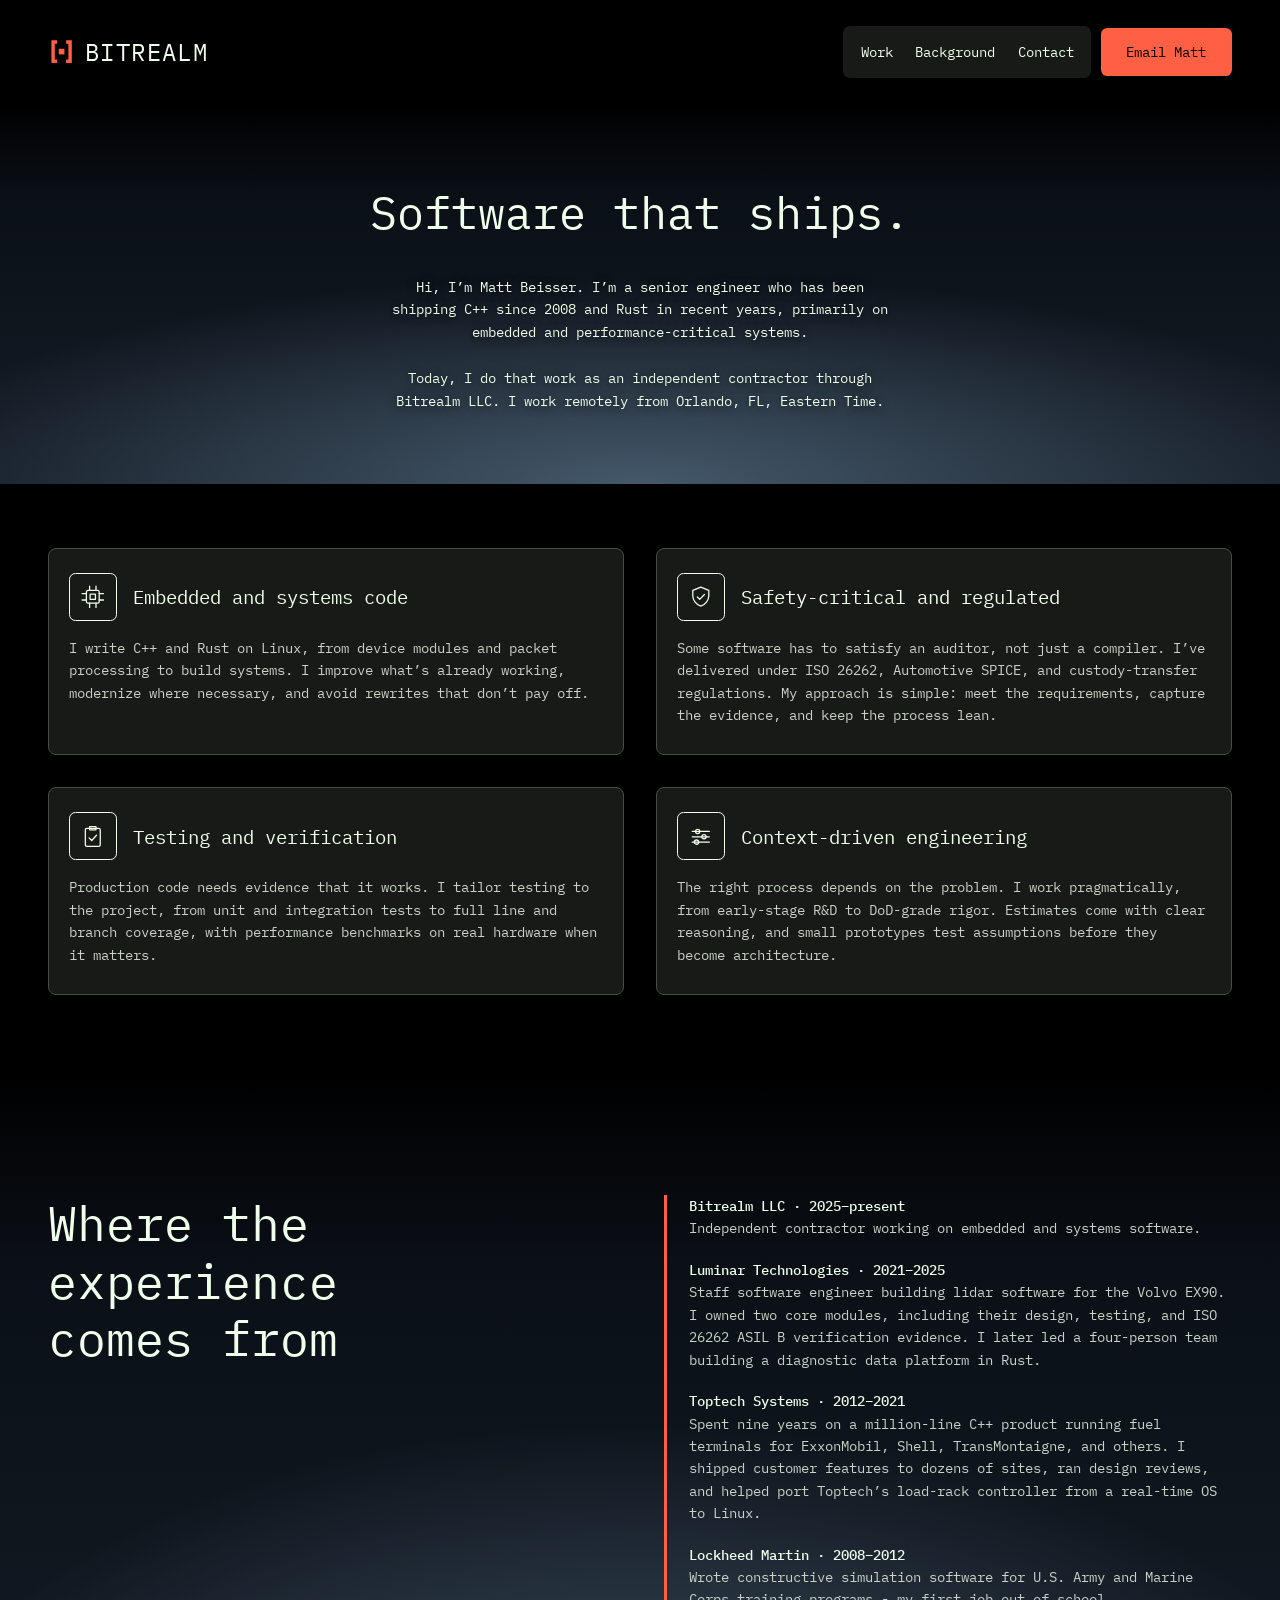
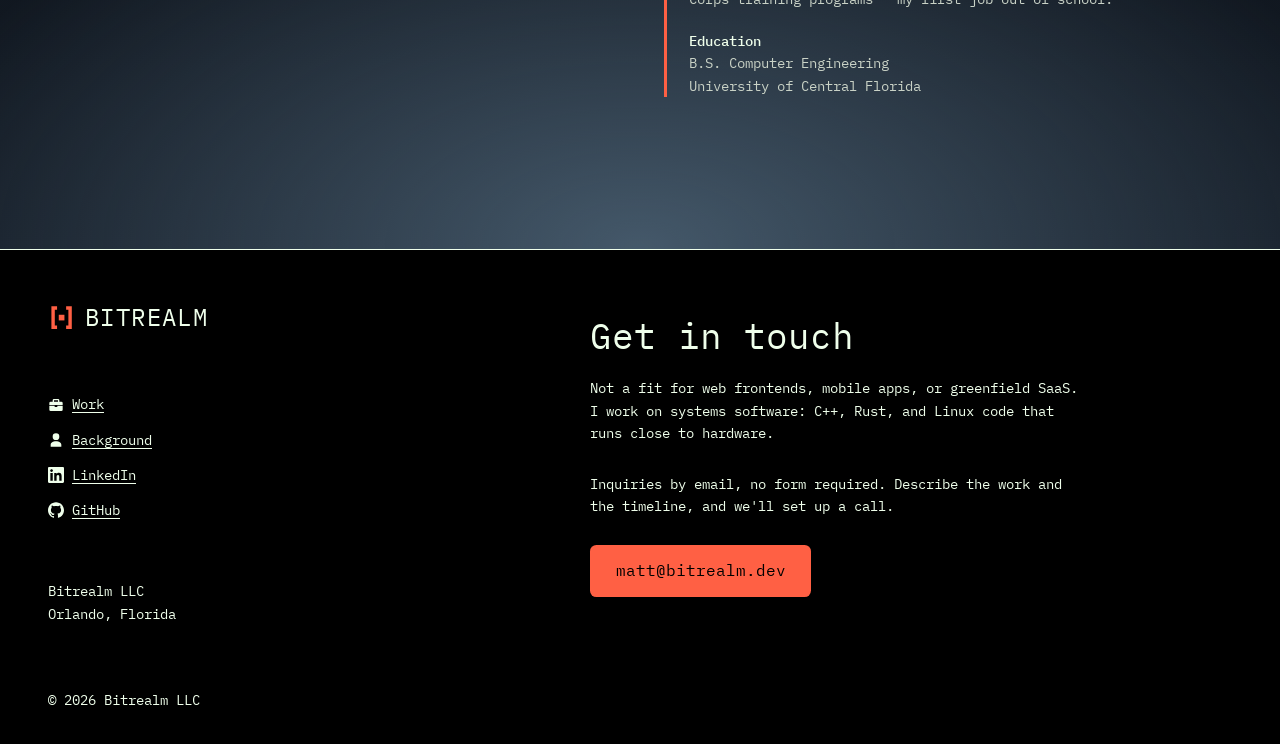
<file: index.html>
<!doctype html>
<html lang="en">
<head>
  <meta charset="utf-8">
  <meta name="viewport" content="width=device-width, initial-scale=1">
  <title>Bitrealm LLC | Matt Beisser | Embedded and systems software</title>
  <meta name="description" content="Embedded and systems software engineer. C++ since 2008, Rust for the last few years. Contracting through Bitrealm LLC. Remote from Orlando, FL.">
  <meta name="theme-color" content="#000000">
  <link rel="icon" href="/favicon.svg" type="image/svg+xml">
  <link rel="icon" href="/favicon.ico" sizes="16x16 32x32 48x48">
  <link rel="apple-touch-icon" href="/apple-touch-icon.png">
  <link rel="canonical" href="https://bitrealm.dev/">
  <meta property="og:type" content="website">
  <meta property="og:site_name" content="Bitrealm">
  <meta property="og:title" content="Bitrealm LLC | Matt Beisser">
  <meta property="og:description" content="Embedded and systems software that ships. C++ and Rust, contracting through Bitrealm LLC. Remote from Orlando, FL, Eastern time.">
  <meta property="og:image" content="https://bitrealm.dev/og.png">
  <meta property="og:image:width" content="1200">
  <meta property="og:image:height" content="630">
  <meta property="og:image:alt" content="Bitrealm mark and wordmark with the line Software that ships.">
  <meta property="og:url" content="https://bitrealm.dev/">
  <link rel="preload" href="/fonts/ibm-plex-mono-400.woff2" as="font" type="font/woff2" crossorigin>
  <link rel="stylesheet" href="/style.css">
  <script type="application/ld+json">
  {
    "@context": "https://schema.org",
    "@graph": [
      {
        "@type": "Organization",
        "@id": "https://bitrealm.dev/#org",
        "name": "Bitrealm LLC",
        "url": "https://bitrealm.dev/",
        "email": "matt@bitrealm.dev",
        "address": { "@type": "PostalAddress", "addressLocality": "Orlando", "addressRegion": "FL", "addressCountry": "US" },
        "founder": { "@id": "https://bitrealm.dev/#matt" }
      },
      {
        "@type": "Person",
        "@id": "https://bitrealm.dev/#matt",
        "name": "Matt Beisser",
        "jobTitle": "Software engineer",
        "worksFor": { "@id": "https://bitrealm.dev/#org" },
        "sameAs": ["https://www.linkedin.com/in/mjbeisser/", "https://github.com/mbeisser1"]
      }
    ]
  }
  </script>
</head>
<body>

<header class="top">
  <a class="wordmark" href="/" aria-label="Bitrealm LLC home">
    <svg class="mark" viewBox="0 0 24 24" aria-hidden="true"><path d="M3 2h5v3H6v14h2v3H3zm18 0h-5v3h2v14h-2v3h5z"/><rect x="9.5" y="9.5" width="5" height="5"/></svg>
    <span>BITREALM</span>
  </a>
  <nav class="menu">
    <div class="pill">
      <a href="#work">Work</a>
      <a href="#background">Background</a>
      <a href="#contact">Contact</a>
    </div>
    <a class="button" href="mailto:matt@bitrealm.dev">Email Matt</a>
  </nav>
</header>

<main>

  <section class="hero">
    <div class="hero-inner">
      <h1>Software that ships.</h1>
      <p class="lead">
        Hi, I’m Matt Beisser. I’m a senior engineer who has been shipping C++ since 2008
        and Rust in recent years, primarily on embedded and performance-critical systems.
      </p>
      <p class="lead avail">Today, I do that work as an independent contractor through Bitrealm LLC. I work remotely from Orlando, FL, Eastern Time.</p>
    </div>
  </section>

  <section id="work" class="cards" aria-label="What I take on">
    <article class="card">
      <div class="card-head">
        <span class="icon" aria-hidden="true"><svg viewBox="0 0 24 24"><rect x="6" y="6" width="12" height="12" rx="1.5"/><rect x="9.5" y="9.5" width="5" height="5" rx="0.5"/><path d="M9 2v4M15 2v4M9 18v4M15 18v4M2 9h4M2 15h4M18 9h4M18 15h4"/></svg></span>
        <h2>Embedded and systems code</h2>
      </div>
      <p>I write C++ and Rust on Linux, from device modules and packet processing to build systems. I improve what’s already working, modernize where necessary, and avoid rewrites that don’t pay off.</p>
    </article>
    <article class="card">
      <div class="card-head">
        <span class="icon" aria-hidden="true"><svg viewBox="0 0 24 24"><path d="M12 3 4.5 6v5c0 4.5 3.2 8.4 7.5 9.7 4.3-1.3 7.5-5.2 7.5-9.7V6Z"/><path d="m8.8 12.2 2.2 2.2 4.4-4.6"/></svg></span>
        <h2>Safety-critical and regulated</h2>
      </div>
      <p>Some software has to satisfy an auditor, not just a compiler. I’ve delivered under ISO 26262, Automotive SPICE, and custody-transfer regulations. My approach is simple: meet the requirements, capture the evidence, and keep the process lean.</p>
    </article>
    <article class="card">
      <div class="card-head">
        <span class="icon" aria-hidden="true"><svg viewBox="0 0 24 24"><rect x="5" y="4" width="14" height="17" rx="1.5"/><path d="M9 2.5h6v3H9z"/><path d="m8.5 13 2.5 2.5 4.5-5"/></svg></span>
        <h2>Testing and verification</h2>
      </div>
      <p>Production code needs evidence that it works. I tailor testing to the project, from unit and integration tests to full line and branch coverage, with performance benchmarks on real hardware when it matters.</p>
    </article>
    <article class="card">
      <div class="card-head">
        <span class="icon" aria-hidden="true"><svg viewBox="0 0 24 24"><path d="M4 7h16M4 12h16M4 17h16"/><circle cx="9" cy="7" r="2"/><circle cx="15" cy="12" r="2"/><circle cx="8" cy="17" r="2"/></svg></span>
        <h2>Context-driven engineering</h2>
      </div>
      <p>The right process depends on the problem. I work pragmatically, from early-stage R&amp;D to DoD-grade rigor. Estimates come with clear reasoning, and small prototypes test assumptions before they become architecture.</p>
    </article>
  </section>

  <section id="background" class="panel">
    <div class="row">
      <h2>Where the <br>experience <br>comes from</h2>
      <div class="bar">
        <p><strong>Bitrealm LLC · 2025–present</strong><br>Independent contractor working on embedded and systems software.</p>
        <p><strong>Luminar Technologies · 2021–2025</strong><br>Staff software engineer building lidar software for the Volvo EX90. I owned two core modules, including their design, testing, and ISO 26262 ASIL B verification evidence. I later led a four-person team building a diagnostic data platform in Rust.</p>
        <p><strong>Toptech Systems · 2012–2021</strong><br>Spent nine years on a million-line C++ product running fuel terminals for ExxonMobil, Shell, TransMontaigne, and others. I shipped customer features to dozens of sites, ran design reviews, and helped port Toptech’s load-rack controller from a real-time OS to Linux.</p>
        <p><strong>Lockheed Martin · 2008–2012</strong><br>Wrote constructive simulation software for U.S. Army and Marine Corps training programs - my first job out of school.</p>
        <p><strong>Education</strong><br>B.S. Computer Engineering<br>University of Central Florida</p>
      </div>
    </div>
  </section>

</main>

<footer id="contact">
  <div class="foot-grid">
    <div class="foot-left">
      <a class="wordmark" href="/" aria-label="Bitrealm LLC home">
        <svg class="mark" viewBox="0 0 24 24" aria-hidden="true"><path d="M3 2h5v3H6v14h2v3H3zm18 0h-5v3h2v14h-2v3h5z"/><rect x="9.5" y="9.5" width="5" height="5"/></svg>
        <span>BITREALM</span>
      </a>
      <ul class="foot-links">
        <li><a href="#work"><svg class="fi" viewBox="0 0 24 24" aria-hidden="true"><path d="M9 3h6a2 2 0 0 1 2 2v2h3a2 2 0 0 1 2 2v3H2V9a2 2 0 0 1 2-2h3V5a2 2 0 0 1 2-2zm0 4h6V5H9v2zM2 13h8v2h4v-2h8v6a2 2 0 0 1-2 2H4a2 2 0 0 1-2-2v-6z"/></svg>Work</a></li>
        <li><a href="#background"><svg class="fi" viewBox="0 0 24 24" aria-hidden="true"><path d="M12 12a5 5 0 1 0 0-10 5 5 0 0 0 0 10zm0 2c-4.42 0-8 2.24-8 5v3h16v-3c0-2.76-3.58-5-8-5z"/></svg>Background</a></li>
        <li><a href="https://linkedin.com/in/mjbeisser" rel="me"><svg class="fi" viewBox="0 0 24 24" aria-hidden="true"><path d="M20.447 20.452h-3.554v-5.569c0-1.328-.027-3.037-1.852-3.037-1.853 0-2.136 1.445-2.136 2.939v5.667H9.351V9h3.414v1.561h.046c.477-.9 1.637-1.85 3.37-1.85 3.601 0 4.267 2.37 4.267 5.455v6.286zM5.337 7.433c-1.144 0-2.063-.926-2.063-2.065 0-1.138.92-2.063 2.063-2.063 1.14 0 2.064.925 2.064 2.063 0 1.139-.925 2.065-2.064 2.065zm1.782 13.019H3.555V9h3.564v11.452zM22.225 0H1.771C.792 0 0 .774 0 1.729v20.542C0 23.227.792 24 1.771 24h20.451C23.2 24 24 23.227 24 22.271V1.729C24 .774 23.2 0 22.222 0h.003z"/></svg>LinkedIn</a></li>
        <li><a href="https://github.com/mbeisser1" rel="me"><svg class="fi" viewBox="0 0 24 24" aria-hidden="true"><path d="M12 .297c-6.63 0-12 5.373-12 12 0 5.303 3.438 9.8 8.205 11.385.6.113.82-.258.82-.577 0-.285-.01-1.04-.015-2.04-3.338.724-4.042-1.61-4.042-1.61C4.422 18.07 3.633 17.7 3.633 17.7c-1.087-.744.084-.729.084-.729 1.205.084 1.838 1.236 1.838 1.236 1.07 1.835 2.809 1.305 3.495.998.108-.776.417-1.305.76-1.605-2.665-.3-5.466-1.332-5.466-5.93 0-1.31.465-2.38 1.235-3.22-.135-.303-.54-1.523.105-3.176 0 0 1.005-.322 3.3 1.23.96-.267 1.98-.399 3-.405 1.02.006 2.04.138 3 .405 2.28-1.552 3.285-1.23 3.285-1.23.645 1.653.24 2.873.12 3.176.765.84 1.23 1.91 1.23 3.22 0 4.61-2.805 5.625-5.475 5.92.42.36.81 1.096.81 2.22 0 1.606-.015 2.896-.015 3.286 0 .315.21.69.825.57C20.565 22.092 24 17.592 24 12.297c0-6.627-5.373-12-12-12"/></svg>GitHub</a></li>
      </ul>
      <p class="foot-addr">Bitrealm LLC<br>Orlando, Florida</p>
    </div>
    <div class="foot-right">
      <h2>Get in touch</h2>
      <p>Not a fit for web frontends, mobile apps, or greenfield SaaS. I work on systems software: C++, Rust, and Linux code that runs close to hardware.</p>
      <p>Inquiries by email, no form required. Describe the work and the timeline, and we'll set up a call.</p>
      <a class="button big" href="mailto:matt@bitrealm.dev">matt@bitrealm.dev</a>
    </div>
  </div>
  <p class="copy">© 2026 Bitrealm LLC</p>
</footer>

</body>
</html>
</file>
<file: style.css>
@font-face {
  font-family: "IBM Plex Mono"; font-style: normal; font-weight: 400; font-display: swap;
  src: url("/fonts/ibm-plex-mono-400.woff2") format("woff2");
}
@font-face {
  font-family: "IBM Plex Mono"; font-style: normal; font-weight: 500; font-display: swap;
  src: url("/fonts/ibm-plex-mono-500.woff2") format("woff2");
}

:root {
  --bg: #000000;
  --surface: #181a18;
  --line: #484d47;
  --muted: #9ba699;
  --body: #c9d2c6;
  --ink: #efffeb;
  --accent: #ff6044;
  --accent-dark: #d83a1f;
  --measure: 82rem;
  --gutter: clamp(1.25rem, 4vw, 3rem);
}

* { box-sizing: border-box; }
html { color-scheme: dark; scroll-behavior: smooth; }
body {
  margin: 0;
  background: var(--bg);
  color: var(--ink);
  font: 400 14px/1.6 "IBM Plex Mono", ui-monospace, "SFMono-Regular", Menlo, Consolas, monospace;
  -webkit-font-smoothing: antialiased;
}
a { color: inherit; text-decoration: underline; text-underline-offset: 0.2em; }
p { margin: 0; }
h1, h2 { margin: 0; font-weight: 400; line-height: 1.2; }
strong { font-weight: 500; }

.top, main > .cards, .panel > .row, footer > * { max-width: var(--measure); margin-inline: auto; padding-inline: var(--gutter); }

/* Header */
.top {
  display: flex; align-items: center; justify-content: space-between; gap: 1rem;
  padding-block: 1.6rem;
}
.wordmark { display: inline-flex; align-items: center; gap: 0.6rem; text-decoration: none; font-size: 1.5rem; letter-spacing: 0.06em; }
.mark { width: 1.7rem; height: 1.7rem; fill: var(--accent); }
.menu { display: flex; align-items: center; gap: 0.6rem; }
.pill { display: flex; background: var(--surface); border-radius: 0.45rem; padding: 0.2rem 0.4rem; }
.pill a { padding: 0.75rem 0.7rem; text-decoration: none; font-size: 14px; }
.pill a:hover { text-decoration: underline; }
.button {
  display: inline-block; padding: 0.8rem 1.6rem; border-radius: 0.4rem;
  background: var(--accent); color: #000; text-decoration: none; font-size: 14px; white-space: nowrap;
}
.button:hover { background: var(--accent-dark); }

/* Hero */
.hero {
  position: relative; isolation: isolate; max-width: none; padding-inline: 0;
  display: flex; align-items: center;
}
.hero-inner {
  max-width: var(--measure); width: 100%; margin-inline: auto; padding-inline: var(--gutter); padding-block: 3rem 4.5rem;
  text-align: center;
}
h1 { margin-block: 2rem 2.25rem; font-size: clamp(1.6rem, 3.5vw, 3rem); line-height: 1.25; text-wrap: balance; }
.lead { max-width: 62ch; margin: 0 auto; font-size: 14px; }
.hero .lead { text-shadow: 0 1px 10px rgba(0, 0, 0, 0.7); }
.avail { margin-top: 1.5rem; }

/* Cards */
main > .cards {
  display: grid; gap: 2rem 1.25rem; padding-block: 4rem 5rem;
  grid-template-columns: repeat(4, minmax(0, 1fr));
  max-width: 110rem; padding-inline: clamp(1.25rem, 3vw, 2.5rem);
}
.card {
  background: var(--surface); border: 1px solid var(--line); border-radius: 0.5rem;
  padding: 1.5rem 1.25rem 1.75rem;
}
.card-head { display: flex; align-items: flex-start; gap: 1rem; margin-bottom: 1rem; min-height: 3rem; }
.icon {
  display: inline-grid; place-items: center; width: 3rem; height: 3rem; flex: none;
  border: 1px solid var(--ink); border-radius: 0.4rem;
}
.icon svg { width: 1.6rem; height: 1.6rem; fill: none; stroke: var(--ink); stroke-width: 1.2; stroke-linecap: round; stroke-linejoin: round; }
.card h2 { font-size: clamp(19px, 1.5vw, 22px); line-height: 1.2; align-self: center; min-height: 2.4em; display: flex; align-items: center; }
.card p { color: var(--body); }

/* Gradient panel */
.panel { padding-block: 4rem 6rem; }
.hero, .panel {
  background:
    radial-gradient(60% 55% at 50% 100%, rgba(84, 108, 128, 0.75), rgba(84, 108, 128, 0) 100%),
    linear-gradient(180deg, #000 0%, #0b1017 25%, #151d27 100%);
}
.row {
  display: grid; grid-template-columns: minmax(0, 1fr) minmax(0, 1fr); gap: 3rem;
  padding-block: 3.5rem;
}
.row h2 { font-size: 48px; line-height: 1.2; }
.bar { border-left: 3px solid var(--accent); padding-left: 1.4rem; display: grid; gap: 1.2rem; align-self: start; color: var(--body); }
.bar strong { color: var(--ink); }

/* Footer */
footer { border-top: 1px solid var(--ink); padding-block: 3rem 2rem; }
.foot-grid { display: grid; grid-template-columns: minmax(0, 1fr) minmax(0, 1.3fr); gap: 3rem; }
.foot-links { list-style: none; margin: 3.5rem 0 0; padding: 0; display: grid; gap: 0.6rem; }
.foot-links a { display: inline-flex; align-items: center; gap: 0.5rem; }
.fi { flex: none; width: 1rem; height: 1rem; fill: currentColor; }
.foot-addr { margin-top: 3.5rem; }
.foot-right h2 { font-size: 36px; margin-block: 1rem 1.25rem; }
.foot-right p { max-width: 62ch; margin-bottom: 1.75rem; }
.button.big { font-size: 16px; }
.copy { margin-top: 4rem; }

@media (max-width: 1300px) {
  main > .cards { grid-template-columns: repeat(2, minmax(0, 1fr)); gap: 2rem; max-width: var(--measure); padding-inline: var(--gutter); }
  .card h2 { min-height: 0; white-space: nowrap; }
}
@media (max-width: 960px) {
  main > .cards { grid-template-columns: 1fr; }
  .card h2 { white-space: normal; font-size: 22px; }
}
@media (max-width: 760px) {
  .pill { display: none; }
  .row, .foot-grid { grid-template-columns: 1fr; gap: 1.5rem; }
  .row h2 { font-size: 32px; }
  .row h2 br, h1 br { display: none; }
  .foot-links, .foot-addr { margin-top: 1.75rem; }
  .button.big { white-space: normal; word-break: break-all; }
}
</file>
